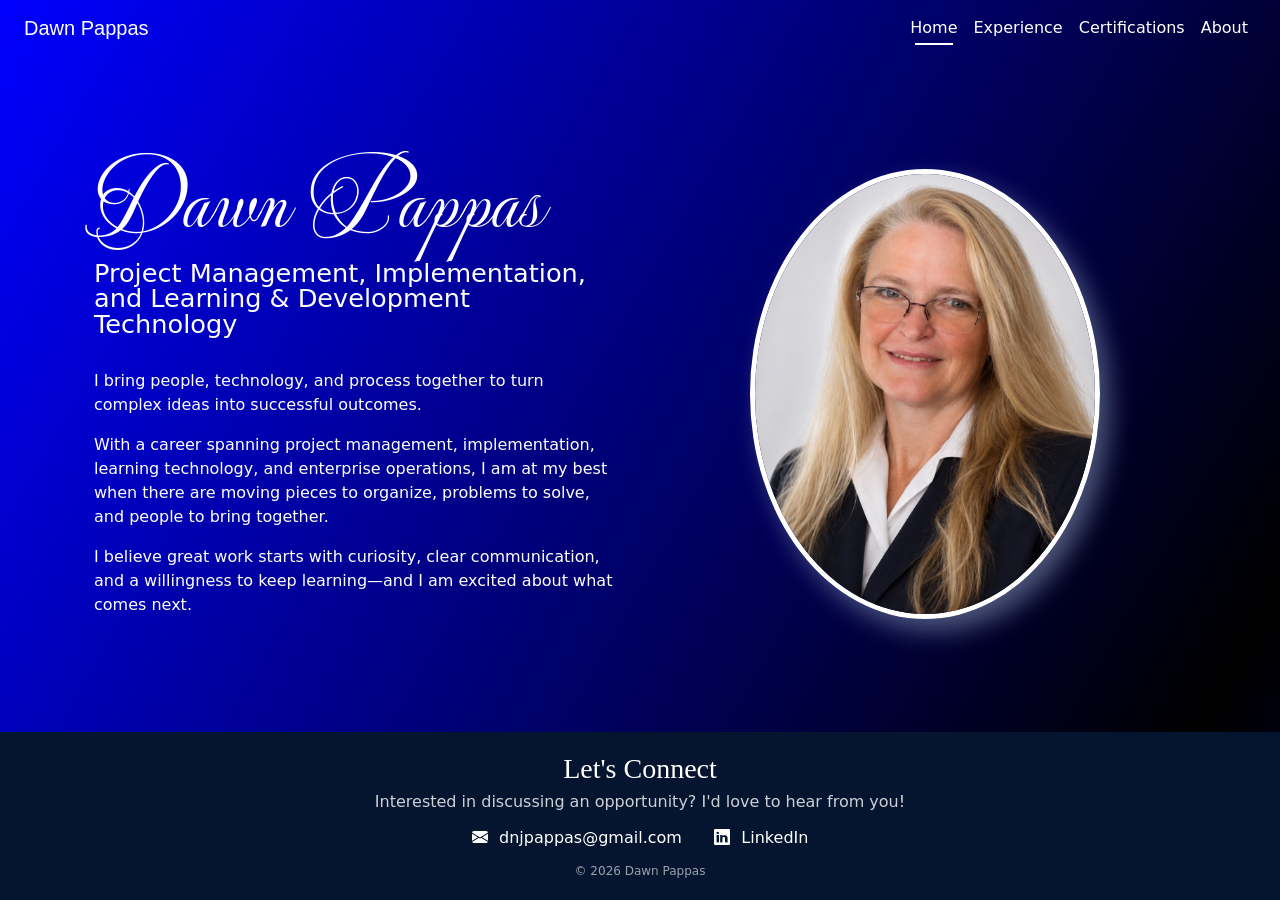
<file: index.html>
<!DOCTYPE html>
<html lang="en">

<head>
    <meta charset="UTF-8">
    <meta name="viewport" content="width=device-width, initial-scale=1.0">

    <title>Dawn Pappas</title>

    <!-- Google Font -->
    <link rel="preconnect" href="https://fonts.googleapis.com">
    <link rel="preconnect" href="https://fonts.gstatic.com" crossorigin>
    <link href="https://fonts.googleapis.com/css2?family=Mea+Culpa&display=swap" rel="stylesheet">

    <!-- Bootstrap -->
    <link
        href="https://cdn.jsdelivr.net/npm/bootstrap@5.3.0-alpha3/dist/css/bootstrap.min.css"
        rel="stylesheet"
        integrity="sha384-KK94CHFLLe+nY2dmCWGMq91rCGa5gtU4mk92HdvYe+M/SXH301p5ILy+dN9+nJOZ"
        crossorigin="anonymous">

    <!-- Bootstrap Icons -->
    <link
        rel="stylesheet"
        href="https://cdn.jsdelivr.net/npm/bootstrap-icons@1.11.3/font/bootstrap-icons.min.css">

    <!-- Custom CSS -->
    <link rel="stylesheet" href="./style.css">
</head>


<body>

    <section
        id="background"
        class="gradient-background min-vh-100 d-flex flex-column">

        <!-- NAVIGATION -->
        <section id="navbar">
            <nav class="navbar navbar-expand-lg navbar-dark">
                <div class="container-fluid px-4">
                    
                  <!-- Name / Brand -->
                    <a href="./index.html" class="navbar-brand navname">Dawn Pappas</a>

                    <!-- Hamburger Button -->
                    <button
                        class="navbar-toggler"
                        type="button"
                        data-bs-toggle="collapse"
                        data-bs-target="#mainNavbar"
                        aria-controls="mainNavbar"
                        aria-expanded="false"
                        aria-label="Toggle navigation">

                        <span class="navbar-toggler-icon"></span>

                    </button>

                    <!-- Navigation Links -->
                    <div
                        class="collapse navbar-collapse justify-content-end"
                        id="mainNavbar">
                        <ul class="navbar-nav">
                            <li class="nav-item"><a href="./index.html" class="nav-link active">Home</a></li>
                            <li class="nav-item"><a href="./experience.html" class="nav-link">Experience</a></li>
                            <li class="nav-item"><a href="./certs.html" class="nav-link">Certifications</a></li>
                            <li class="nav-item"><a href="./about.html" class="nav-link">About</a></li>
                        </ul>
                    </div>
                </div>
            </nav>
        </section>

        <!-- HERO -->
        <section class="myhero text-white flex-grow-1 d-flex align-items-center">
            <div class="container col-xxl-8 px-4 py-3">
                <div class="row flex-lg-row-reverse align-items-center g-5">

                    <!-- Headshot -->
                    <div class="col-10 col-sm-8 col-lg-6">
                        <img src="./Images/headshot.jpg" class="headshot d-block mx-lg-auto img-fluid" alt="Dawn Pappas"width="500" height="500" loading="lazy">
                    </div>

                    <!-- Introduction -->
                    <div class="col-lg-6">
                        <h1 class="name lh-1 mb-3">Dawn Pappas</h1>
                        <h2 class="mytitle lh-1 mb-3 pb-3">Project Management, Implementation, and Learning &amp; Development Technology</h2>
                        <p class="myblurb">
                            I bring people, technology, and process together
                            to turn complex ideas into successful outcomes.
                        </p>
                        <p class="myblurb">
                            With a career spanning project management,
                            implementation, learning technology, and enterprise
                            operations, I am at my best when there are moving
                            pieces to organize, problems to solve, and people
                            to bring together.
                        </p>
                        <p class="myblurb">
                            I believe great work starts with curiosity,
                            clear communication, and a willingness to keep
                            learning—and I am excited about what comes next.
                        </p>
                    </div>
                </div>
            </div>
        </section>


        <!-- FOOTER -->
        <footer class="site-footer">
            <div class="container text-center py-2">
                <h3 class="footer-name">Let's Connect</h3>
                <p class="footer-text">
                    Interested in discussing an opportunity?
                    I'd love to hear from you!
                </p>
                <div class="footer-links">
                    <a href="mailto:dnjpappas@gmail.com">
                        <i class="bi bi-envelope-fill"></i>
                        dnjpappas@gmail.com
                    </a>
                    <a href="https://www.linkedin.com/in/dawn-pappas" target="_blank" rel="noopener noreferrer">
                        <i class="bi bi-linkedin"></i>
                        LinkedIn
                    </a>
                </div>
                <p class="footer-copyright">&copy; 2026 Dawn Pappas</p>
            </div>
        </footer>

    </section>


    <!-- Bootstrap JavaScript -->
    <script
        src="https://cdn.jsdelivr.net/npm/bootstrap@5.3.0-alpha3/dist/js/bootstrap.bundle.min.js">
    </script>

</body>

</html>
</file>
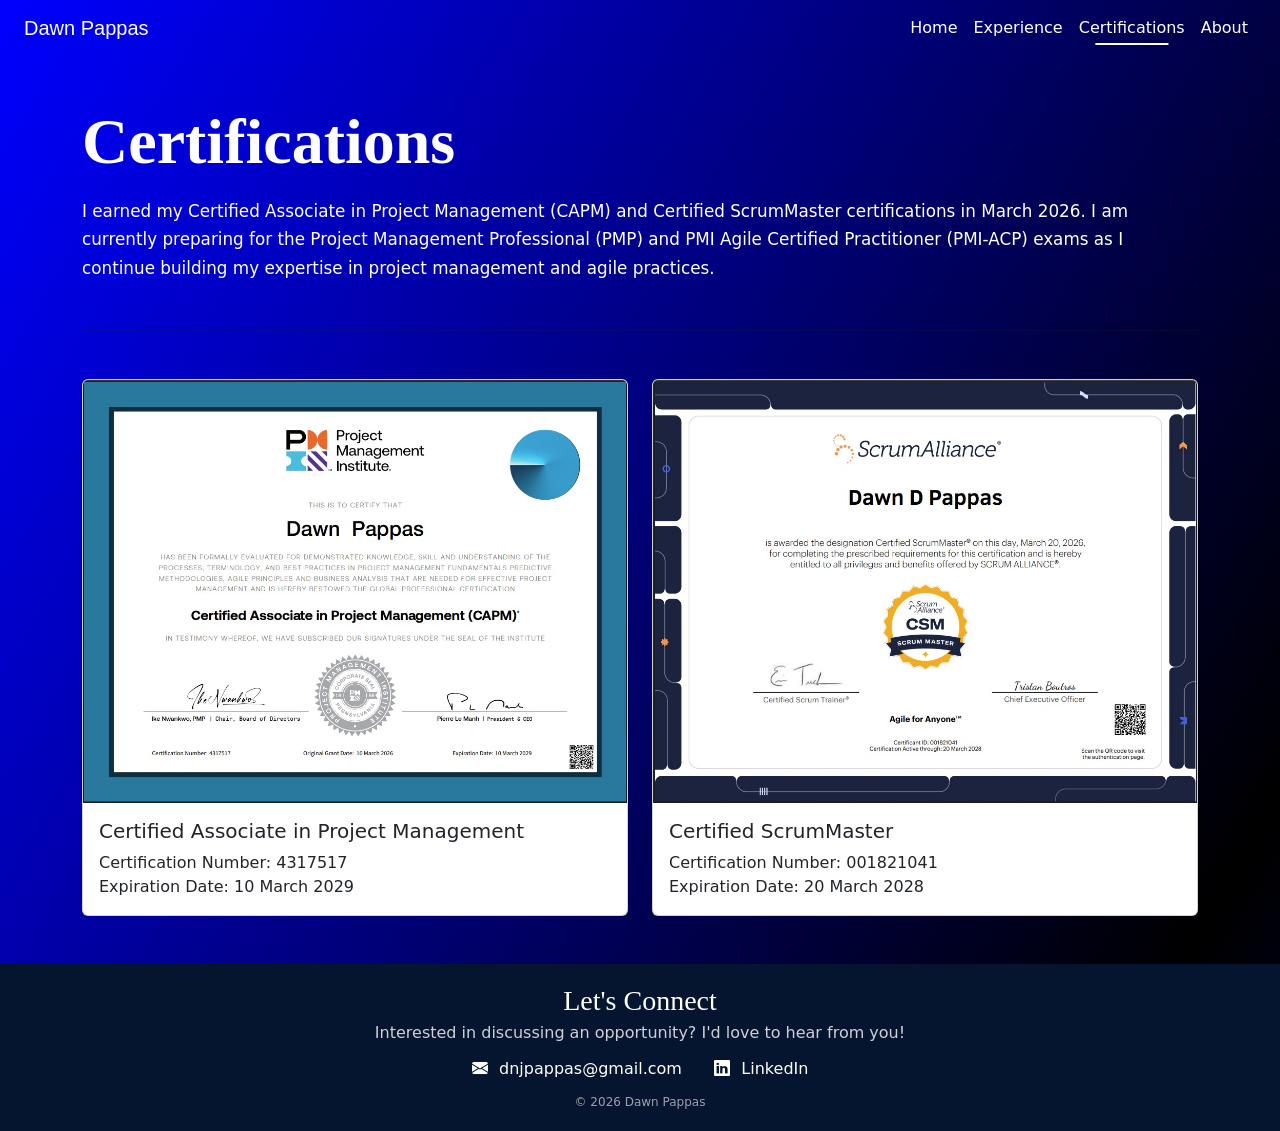
<file: certs.html>
<!DOCTYPE html>
<html lang="en">

<head>
    <meta charset="UTF-8">
    <meta name="viewport" content="width=device-width, initial-scale=1.0">

    <title>Dawn Pappas - Certifications</title>

    <!-- Google Font -->
    <link rel="preconnect" href="https://fonts.googleapis.com">
    <link rel="preconnect" href="https://fonts.gstatic.com" crossorigin>
    <link
        href="https://fonts.googleapis.com/css2?family=Mea+Culpa&display=swap"
        rel="stylesheet">

    <!-- Bootstrap -->
    <link
        href="https://cdn.jsdelivr.net/npm/bootstrap@5.3.0-alpha3/dist/css/bootstrap.min.css"
        rel="stylesheet"
        integrity="sha384-KK94CHFLLe+nY2dmCWGMq91rCGa5gtU4mk92HdvYe+M/SXH301p5ILy+dN9+nJOZ"
        crossorigin="anonymous">

    <!-- Bootstrap Icons -->
    <link
        rel="stylesheet"
        href="https://cdn.jsdelivr.net/npm/bootstrap-icons@1.11.3/font/bootstrap-icons.min.css">

    <!-- Custom CSS -->
    <link rel="stylesheet" href="./style.css">
</head>


<body>

    <section id="background" class="gradient-background min-vh-100 d-flex flex-column">

        <!-- NAVIGATION -->
        <section id="navbar">
            <nav class="navbar navbar-expand-lg navbar-dark">
                <div class="container-fluid px-4">

                    <!-- Name / Brand -->
                    <a href="./index.html" class="navbar-brand navname">Dawn Pappas</a>

                    <!-- Hamburger Button -->
                    <button
                        class="navbar-toggler"
                        type="button"
                        data-bs-toggle="collapse"
                        data-bs-target="#mainNavbar"
                        aria-controls="mainNavbar"
                        aria-expanded="false"
                        aria-label="Toggle navigation">

                        <span class="navbar-toggler-icon"></span>

                    </button>

                    <!-- Navigation Links -->
                    <div class="collapse navbar-collapse justify-content-end" id="mainNavbar">
                        <ul class="navbar-nav">
                            <li class="nav-item"><a href="./index.html" class="nav-link">Home</a></li>
                            <li class="nav-item"><a href="./experience.html" class="nav-link">Experience</a></li>
                            <li class="nav-item"><a href="./certs.html" class="nav-link active">Certifications</a></li>
                            <li class="nav-item"><a href="./about.html" class="nav-link">About</a></li>
                        </ul>
                    </div>
                </div>
            </nav>
        </section>

        <!-- MAIN CONTENT -->
        <main class="container py-5 flex-grow-1">
            <h1 class="about-title text-white">Certifications</h1>
            <p class="about-paragraph text-white">
                I earned my Certified Associate in Project Management (CAPM) and Certified 
                ScrumMaster certifications in March 2026. I am currently preparing for the 
                Project Management Professional (PMP) and PMI Agile Certified Practitioner 
                (PMI-ACP) exams as I continue building my expertise in project management and agile practices.
            </p>
            <hr class="my-5">

            <!-- CERTIFICATION CARDS -->
            <div class="row g-4">

                <!-- CAPM -->
                <div class="col-12 col-lg-6">
                    <div class="card h-100">
                        <img src="./Images/CAPM-Cert.jpg" class="card-img-top" alt="Certified Associate in Project Management certificate">
                        <div class="card-body">
                            <h5 class="card-title">Certified Associate in Project Management</h5>
                            <p class="card-text">
                                Certification Number: 4317517<br>
                                Expiration Date: 10 March 2029
                            </p>
                        </div>
                    </div>
                </div>

                <!-- CSM -->
                <div class="col-12 col-lg-6">
                    <div class="card h-100">
                        <img src="./Images/CSM-Cert.jpg" class="card-img-top" alt="Certified ScrumMaster certificate">
                        <div class="card-body">
                            <h5 class="card-title">Certified ScrumMaster</h5>
                            <p class="card-text">
                                Certification Number: 001821041<br>
                                Expiration Date: 20 March 2028
                            </p>
                        </div>
                    </div>
                </div>
            </div>
        </main>

        <!-- FOOTER -->
        <footer class="site-footer">
            <div class="container text-center py-2">
                <h3 class="footer-name">Let's Connect</h3>
                <p class="footer-text">
                    Interested in discussing an opportunity?
                    I'd love to hear from you!
                </p>
                <div class="footer-links">
                    <a href="mailto:dnjpappas@gmail.com">
                        <i class="bi bi-envelope-fill"></i>
                        dnjpappas@gmail.com
                    </a>
                    <a href="https://www.linkedin.com/in/dawn-pappas" target="_blank" rel="noopener noreferrer">
                        <i class="bi bi-linkedin"></i>
                        LinkedIn
                    </a>
                </div>
                <p class="footer-copyright">&copy; 2026 Dawn Pappas</p>
            </div>
        </footer>

    </section>


    <!-- Bootstrap JavaScript -->
    <script
        src="https://cdn.jsdelivr.net/npm/bootstrap@5.3.0-alpha3/dist/js/bootstrap.bundle.min.js">
    </script>

</body>

</html>
</file>
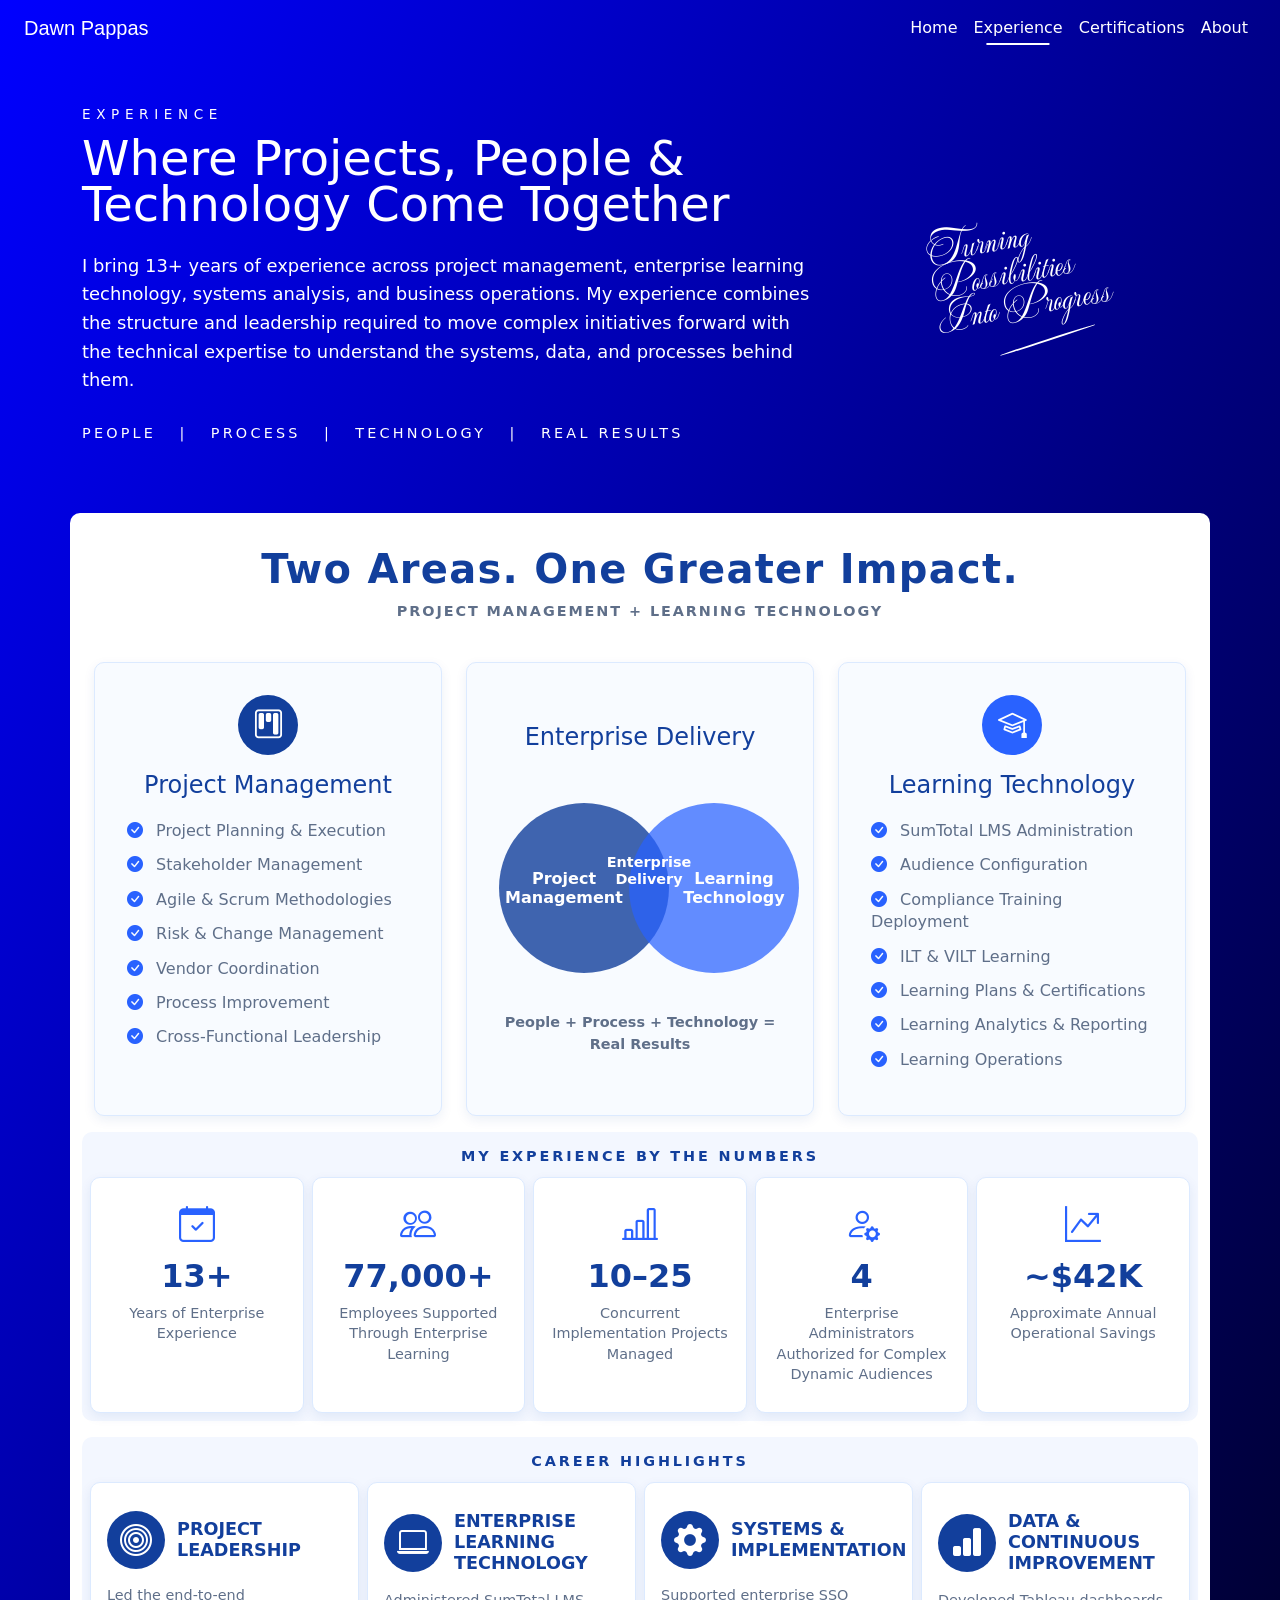
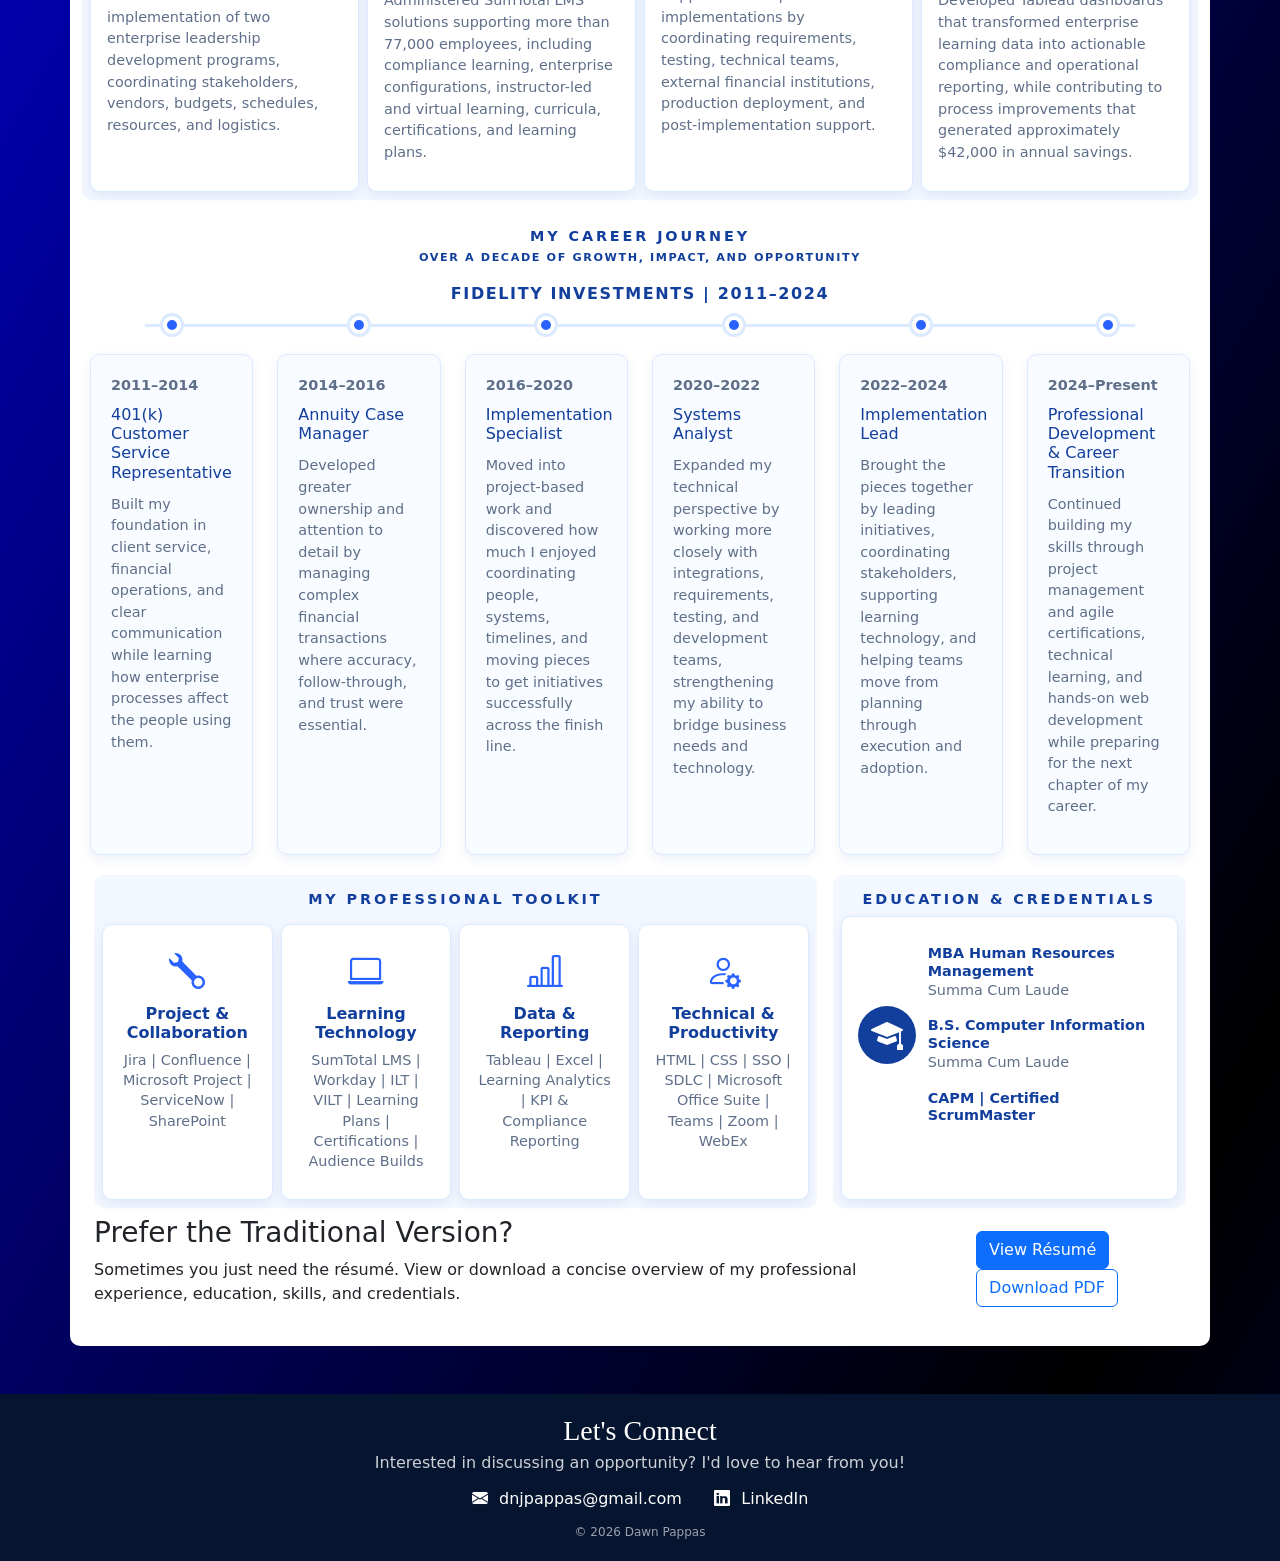
<file: experience.html>
<!DOCTYPE html>
<html lang="en">

<head>
  <meta charset="UTF-8">
  <meta name="viewport" content="width=device-width, initial-scale=1.0">

  <title>Dawn Pappas - Experience</title>

  <!-- Google Font -->
  <link rel="preconnect" href="https://fonts.googleapis.com">
  <link rel="preconnect" href="https://fonts.gstatic.com" crossorigin>
  <link href="https://fonts.googleapis.com/css2?family=My+Soul&display=swap" rel="stylesheet">
  <link href="https://fonts.googleapis.com/css2?family=Mea+Culpa&display=swap"
      rel="stylesheet">
  <!-- Bootstrap -->
  <link href="https://cdn.jsdelivr.net/npm/bootstrap@5.3.0-alpha3/dist/css/bootstrap.min.css" rel="stylesheet"
    integrity="sha384-KK94CHFLLe+nY2dmCWGMq91rCGa5gtU4mk92HdvYe+M/SXH301p5ILy+dN9+nJOZ"
    crossorigin="anonymous">
    <link rel="stylesheet"
      href="https://cdn.jsdelivr.net/npm/bootstrap-icons@1.11.3/font/bootstrap-icons.min.css">

  <!-- CSS -->
  <link rel="stylesheet" href="./style.css">
</head>

<body>

  <section id="background" class="gradient-background min-vh-100">

    <!-- NAVIGATION -->
    <section id="navbar">
      <nav class="navbar navbar-expand-lg navbar-dark">
        <div class="container-fluid px-4">

          <!-- Name / Brand -->
            <a href="./index.html" class="navbar-brand navname">Dawn Pappas</a>

          <!-- Hamburger Button -->
          <button
            class="navbar-toggler"
            type="button"
            data-bs-toggle="collapse"
            data-bs-target="#mainNavbar"
            aria-controls="mainNavbar"
            aria-expanded="false"
            aria-label="Toggle navigation">

            <span class="navbar-toggler-icon"></span>
          </button>

          <!-- Navigation Links -->
          <div class="collapse navbar-collapse justify-content-end" id="mainNavbar">
            <ul class="navbar-nav">
              <li class="nav-item"><a href="./index.html" class="nav-link">Home</a></li>
              <li class="nav-item"><a href="./experience.html" class="nav-link active">Experience</a></li>
              <li class="nav-item"><a href="./certs.html" class="nav-link">Certifications</a></li>
              <li class="nav-item"><a href="./about.html" class="nav-link">About</a></li>
            </ul>
          </div>
        </div>
      </nav>
    </section>

    <!-- EXPERIENCE HERO -->
    <section class="experience-hero pb-1 text-white">
  <div class="container py-5">
    <div class="row align-items-center">

      <!-- LEFT SIDE -->
      <div class="col-lg-8">
        <p class="experience-eyebrow">EXPERIENCE</p>
        <h1 class="experience-title">Where Projects, People &amp;<br>
          Technology Come Together</h1>
        <p class="experience-intro">
          I bring 13+ years of experience across project management,
          enterprise learning technology, systems analysis, and business
          operations. My experience combines the structure and leadership
          required to move complex initiatives forward with the technical
          expertise to understand the systems, data, and processes behind them.
        </p>
        <p class="experience-tagline">People &nbsp; | &nbsp; Process &nbsp; | &nbsp; Technology &nbsp; | &nbsp; Real Results</p>
      </div>

      <!-- RIGHT SIDE -->
      <div class="col-lg-4 d-flex justify-content-center">
        <div class="experience-quote">
          <span>Turning</span>
          <span>Possibilities</span>
          <span>Into Progress</span>
          <div class="quote-line"></div>
        </div>
      </div>

    </div>
  </div>
</section>

<!-- WHITE EXPERIENCE CONTENT -->
<section class="experience-content">
  <div class="container experience-main py-4 mb-5">

     <!-- TWO AREAS. ONE GREATER IMPACT -->
<section class="experience-pillars">
  <div class="container text-center mb-2 py-2">
    <h2 class="pillar-section-title">Two Areas. One Greater Impact.</h2>
    <p class="pillar-subtitle">PROJECT MANAGEMENT + LEARNING TECHNOLOGY</p>
    
    <div class="row g-4 mt-3 row-cols-1 row-cols-lg-3">

      <!-- PROJECT MANAGEMENT -->
      <div class="col">
        <div class="pillar-card h-100">

          <div class="pillar-icon project-icon">
            <i class="bi bi-kanban"></i>
          </div>

          <h3>Project Management</h3>

          <ul class="pillar-list">
            <li><i class="bi bi-check-circle-fill"></i> Project Planning &amp; Execution</li>
            <li><i class="bi bi-check-circle-fill"></i> Stakeholder Management</li>
            <li><i class="bi bi-check-circle-fill"></i> Agile &amp; Scrum Methodologies</li>
            <li><i class="bi bi-check-circle-fill"></i> Risk &amp; Change Management</li>
            <li><i class="bi bi-check-circle-fill"></i> Vendor Coordination</li>
            <li><i class="bi bi-check-circle-fill"></i> Process Improvement</li>
            <li><i class="bi bi-check-circle-fill"></i> Cross-Functional Leadership</li>
          </ul>

        </div>
      </div>


      <!-- ENTERPRISE DELIVERY / VENN -->
      <div class="col">
        <div class="pillar-card venn-card h-100">
          <h3>Enterprise Delivery</h3>
          <div class="venn-diagram">
            <div class="venn-circle venn-left">
              <span class="venn-left-label">Project<br>Management</span>
            </div>
            <div class="venn-circle venn-right">
              <span class="venn-right-label">Learning<br>Technology</span>
            </div>
            <div class="venn-center-text">
              Enterprise<br>Delivery
            </div>
          </div>
          <p class="venn-caption">People + Process + Technology = Real Results</p>
        </div>
      </div>


      <!-- LEARNING TECHNOLOGY -->
      <div class="col">
        <div class="pillar-card h-100">
          <div class="pillar-icon learning-icon">
            <i class="bi bi-mortarboard"></i>
          </div>
          <h3>Learning Technology</h3>
          <ul class="pillar-list">
            <li><i class="bi bi-check-circle-fill"></i> SumTotal LMS Administration</li>
            <li><i class="bi bi-check-circle-fill"></i> Audience Configuration</li>
            <li><i class="bi bi-check-circle-fill"></i> Compliance Training Deployment</li>
            <li><i class="bi bi-check-circle-fill"></i> ILT &amp; VILT Learning</li>
            <li><i class="bi bi-check-circle-fill"></i> Learning Plans &amp; Certifications</li>
            <li><i class="bi bi-check-circle-fill"></i> Learning Analytics &amp; Reporting</li>
            <li><i class="bi bi-check-circle-fill"></i> Learning Operations</li>
          </ul>
        </div>
      </div>
    </div>
  </div>
</section>
      
      <!-- Experience by the Numbers -->
<section class="experience-features">
  <div class="numbers-container mb-3 px-2 py-2">
    <h5 class="experience-section-title text-center mb-1 pt-2">MY EXPERIENCE BY THE NUMBERS</h5>
    <div class="row g-2 mt-1 row-cols-1 row-cols-sm-2 row-cols-lg-5">

      <!-- 13+ YEARS -->
      <div class="col">
        <div class="number-card text-center h-100">
          <div class="number-icon">
            <i class="bi bi-calendar-check"></i>
          </div>
          <h3 class="number-value">13+</h3>
          <p class="number-label">Years of Enterprise Experience</p>
        </div>
      </div>

      <!-- 77,000+ EMPLOYEES -->
      <div class="col">
        <div class="number-card text-center h-100">
          <div class="number-icon">
            <i class="bi bi-people"></i>
          </div>
          <h3 class="number-value">77,000+</h3>
          <p class="number-label">Employees Supported Through Enterprise Learning</p>
        </div>
      </div>

      <!-- 10-25 PROJECTS -->
      <div class="col">
        <div class="number-card text-center h-100">
          <div class="number-icon">
            <i class="bi bi-bar-chart-line"></i>
          </div>
          <h3 class="number-value">10–25</h3>
          <p class="number-label">Concurrent Implementation Projects Managed</p>
        </div>
      </div>

      <!-- 4 ENTERPRISE ADMINS -->
      <div class="col">
        <div class="number-card text-center h-100">
          <div class="number-icon">
            <i class="bi bi-person-gear"></i>
          </div>
          <h3 class="number-value">4</h3>
          <p class="number-label">Enterprise Administrators Authorized for Complex Dynamic Audiences</p>
        </div>
      </div>

      <!-- $42K SAVINGS -->
      <div class="col">
        <div class="number-card text-center h-100">
          <div class="number-icon">
            <i class="bi bi-graph-up-arrow"></i>
          </div>
          <h3 class="number-value">~$42K</h3>
          <p class="number-label">Approximate Annual Operational Savings</p>
        </div>
      </div>

    </div>
  </div>
</section>
      
<!-- Career Highlights -->
<section class="career-highlights">
  <div class="highlights-container mb-3 px-2 py-2">
    <h5 class="highlights-section-title text-center mb-1 pt-2">CAREER HIGHLIGHTS</h5>
    <div class="row g-2 mt-1 row-cols-1 row-cols-sm-2 row-cols-lg-4">

      <!-- PROJECT LEADERSHIP -->
      <div class="col"> 
        <div class="highlights-card h-100">
          <div class="highlights-card-header">
            <div class="highlights-icon-circle">
                <i class="bi bi-bullseye"></i>
            </div>
            <h5 class="highlights-value">PROJECT LEADERSHIP</h5>
          </div>
            <p class="highlights-label">
                Led the end-to-end implementation of two enterprise leadership
                development programs, coordinating stakeholders, vendors, budgets,
                schedules, resources, and logistics.
            </p>
        </div>
      </div>

      <!-- ENTERPRISE LEARNING TECHNOLOGY -->
      <div class="col">
        <div class="highlights-card h-100">
          <div class="highlights-card-header">
            <div class="highlights-icon-circle">
              <i class="bi bi-laptop"></i>
            </div>
            <h5 class="highlights-value">ENTERPRISE LEARNING TECHNOLOGY</h5>
          </div>
            <p class="highlights-label">Administered SumTotal LMS solutions supporting more than 77,000 employees, 
              including compliance learning, enterprise configurations, instructor-led and virtual learning, 
              curricula, certifications, and learning plans.</p>
        </div>
      </div>

      <!-- SYSTEMS & IMPLEMENTATION -->
      <div class="col">
        <div class="highlights-card h-100">
          <div class="highlights-card-header">
            <div class="highlights-icon-circle">
              <i class="bi bi-gear-fill"></i>
            </div>
            <h5 class="highlights-value">SYSTEMS & IMPLEMENTATION</h5>
          </div>
          <p class="highlights-label">Supported enterprise SSO implementations by coordinating requirements, 
            testing, technical teams, external financial institutions, production deployment, and 
            post-implementation support.</p>
        </div>
      </div>

      <!-- DATA & CONTINUOUS IMPROVEMENT -->
      <div class="col">
        <div class="highlights-card h-100">
          <div class="highlights-card-header">
            <div class="highlights-icon-circle">
              <i class="bi bi-bar-chart-fill"></i>
            </div>
            <h5 class="highlights-value">DATA & CONTINUOUS IMPROVEMENT</h5>
          </div>
          <p class="highlights-label">Developed Tableau dashboards that transformed enterprise learning data into actionable compliance 
            and operational reporting, while contributing to process improvements that generated approximately 
            $42,000 in annual savings.</p>
        </div>
      </div>

      
    </div>
  </div>
</section>

<!-- Career Journey -->
<section class="career-journey">
  <div class="journey-container mb-3 px-2 py-1">
    <h5 class="career-section-title text-center mb-1 pt-2">MY CAREER JOURNEY</h5>
    <P class="journey-subtitle text-center">OVER A DECADE OF GROWTH, IMPACT, AND OPPORTUNITY</P>
      <div class="career-employer text-center">
          FIDELITY INVESTMENTS | 2011–2024
      </div>
        <div class="timeline">
          
            <div class="timeline-item">
                <div class="timeline-dot"></div>
                <div class="timeline-content">
                  <p class="timeline-date">2011–2014</p>
                    <h5>401(k) Customer Service Representative</h5>
                  <p>
                      Built my foundation in client service, financial operations, and clear communication 
                      while learning how enterprise processes affect the people using them.
                  </p>
                </div>
            </div>

            <div class="timeline-item">
                <div class="timeline-dot"></div>
                <div class="timeline-content">
                    <p class="timeline-date">2014–2016</p>
                    <h5>Annuity Case Manager</h5>
                    <p>
                        Developed greater ownership and attention to detail by managing complex financial 
                        transactions where accuracy, follow-through, and trust were essential.
                    </p>
                </div>
            </div>

            <div class="timeline-item">
                <div class="timeline-dot"></div>
                <div class="timeline-content">
                    <p class="timeline-date">2016–2020</p>
                    <h5>Implementation Specialist</h5>
                    <p>
                        Moved into project-based work and discovered how much I enjoyed coordinating people, 
                        systems, timelines, and moving pieces to get initiatives successfully across the finish line.
                    </p>
                </div>
            </div>

            <div class="timeline-item">
                <div class="timeline-dot"></div>
                <div class="timeline-content">
                    <p class="timeline-date">2020–2022</p>
                    <h5>Systems Analyst</h5>
                    <p>
                        Expanded my technical perspective by working more closely with integrations, requirements, 
                        testing, and development teams, strengthening my ability to bridge business needs and technology.
                    </p>
                </div>
            </div>

            <div class="timeline-item">
                <div class="timeline-dot"></div>
                <div class="timeline-content">
                    <p class="timeline-date">2022–2024</p>
                    <h5>Implementation Lead</h5>
                    <p>
                        Brought the pieces together by leading initiatives, coordinating stakeholders, supporting learning 
                        technology, and helping teams move from planning through execution and adoption.
                    </p>
                </div>
            </div>

            <div class="timeline-item">
                <div class="timeline-dot"></div>
                <div class="timeline-content">
                    <p class="timeline-date">2024–Present</p>
                    <h5>Professional Development & Career Transition</h5>
                    <p>
                        Continued building my skills through project management and agile certifications, technical learning, 
                        and hands-on web development while preparing for the next chapter of my career.
                    </p>
                </div>
            </div>
        </div>
  </div>
</section>



<!-- Toolkit & Credentials Section -->
<section class="toolkit-credentials">
    <div class="container">
        <div class="row g-3">

            <!-- Professional Toolkit -->
            <div class="col-12 col-lg-8">
                <div class="toolkit-container h-100 px-2 py-2">
                    <h5 class="toolkit-section-title text-center mb-1 pt-2">MY PROFESSIONAL TOOLKIT</h5>
                    <div class="row g-2 mt-1 row-cols-1 row-cols-sm-2 row-cols-lg-4 toolkit-row">

                        <!-- Project & Collaboration -->
                        <div class="col">
                            <div class="toolkit-card text-center h-100">
                                <div class="toolkit-icon">
                                    <i class="bi bi-wrench"></i>
                                </div>
                                <h5 class="toolkit-value">Project & Collaboration</h5>
                                <p class="toolkit-label">
                                    Jira | Confluence | Microsoft Project |
                                    ServiceNow | SharePoint
                                </p>
                            </div>
                        </div>

                        <!-- Learning Technology -->
                        <div class="col">
                            <div class="toolkit-card text-center h-100">
                                <div class="toolkit-icon">
                                    <i class="bi bi-laptop"></i>
                                </div>
                                <h5 class="toolkit-value">Learning Technology</h5>
                                <p class="toolkit-label">
                                    SumTotal LMS | Workday | ILT | VILT |
                                    Learning Plans | Certifications |
                                    Audience Builds
                                </p>
                            </div>
                        </div>

                        <!-- Data & Reporting -->
                        <div class="col">
                            <div class="toolkit-card text-center h-100">
                                <div class="toolkit-icon">
                                    <i class="bi bi-bar-chart-line"></i>
                                </div>
                                <h5 class="toolkit-value">Data & Reporting</h5>
                                <p class="toolkit-label">
                                    Tableau | Excel | Learning Analytics |
                                    KPI & Compliance Reporting
                                </p>
                            </div>
                        </div>

                        <!-- Technical & Productivity -->
                        <div class="col">
                            <div class="toolkit-card text-center h-100">
                                <div class="toolkit-icon">
                                    <i class="bi bi-person-gear"></i>
                                </div>
                                <h5 class="toolkit-value">Technical & Productivity</h5>
                                <p class="toolkit-label">
                                    HTML | CSS | SSO | SDLC |
                                    Microsoft Office Suite | Teams |
                                    Zoom | WebEx
                                </p>
                            </div>
                        </div>
                    </div>
                </div>
            </div>

            <!-- Education & Credentials -->
            <div class="col-12 col-lg-4">
                <div class="education-container h-100 px-2 py-2">
                    <h5 class="education-section-title text-center mb-1 pt-2">EDUCATION & CREDENTIALS</h5>
                    <div class="education-card mt-1">
                        <div class="education-card-header">

                            <!-- Icon -->
                            <div class="education-icon-circle">
                                <i class="bi bi-mortarboard-fill"></i>
                            </div>

                            <!-- Education Text -->
                            <div class="education-details">
                                <h5 class="education-value">MBA Human Resources Management</h5>
                                <p class="education-label">Summa Cum Laude</p>
                                <h5 class="education-value">B.S. Computer Information Science</h5>
                                <p class="education-label">Summa Cum Laude</p>
                                <h5 class="education-value">CAPM | Certified ScrumMaster</h5>
                            </div>
                        </div>
                    </div>
                </div>
            </div>
        </div>

    </div>
</section>
      <!-- Resume CTA -->
<section class="resume-cta">
    <div class="container mt-2">
        <div class="resume-cta-content">
            <div class="resume-text">
                <h3>Prefer the Traditional Version?</h3>
                <p>
                    Sometimes you just need the résumé. View or download a concise
                    overview of my professional experience, education, skills,
                    and credentials.
                </p>
            </div>
            <div class="resume-buttons">
                <a href="./Documents/PappasDawnResume.pdf"
                   class="btn btn-primary"
                   target="_blank">
                    View Résumé
                </a>
                <a href="./Documents/PappasDawnResume.pdf"
                   class="btn btn-outline-primary"
                   download>
                    Download PDF
                </a>
            </div>
        </div>
    </div>
</section>





<!-- closing the white space -->
  </div>
</section>
 <!-- FOOTER -->
        <footer class="site-footer">
            <div class="container text-center py-2">
                <h3 class="footer-name">Let's Connect</h3>
                <p class="footer-text">
                    Interested in discussing an opportunity?
                    I'd love to hear from you!
                </p>
                <div class="footer-links">
                    <a href="mailto:dnjpappas@gmail.com">
                        <i class="bi bi-envelope-fill"></i>
                        dnjpappas@gmail.com
                    </a>
                    <a href="https://www.linkedin.com/in/dawn-pappas" target="_blank" rel="noopener noreferrer">
                        <i class="bi bi-linkedin"></i>
                        LinkedIn
                    </a>
                </div>
                <p class="footer-copyright">&copy; 2026 Dawn Pappas</p>
            </div>
        </footer>
    
</section>

<script
  src="https://cdn.jsdelivr.net/npm/bootstrap@5.3.0-alpha3/dist/js/bootstrap.bundle.min.js">
</script>

</body>

</html>
</file>
<file: style.css>
/* =========================================================
   GLOBAL BACKGROUND
   ========================================================= */

.gradient-background {
    background: linear-gradient(300deg, blue, black, blue);
    background-size: 180% 180%;
    animation: gradient-animation 18s ease infinite;
}

@keyframes gradient-animation {
    0% {
        background-position: 0% 50%;
    }

    50% {
        background-position: 100% 50%;
    }

    100% {
        background-position: 0% 50%;
    }
}


/* =========================================================
   HOME PAGE
   ========================================================= */

.name {
    font-family: "Mea Culpa", cursive;
    font-weight: 400;
    color: white;
    font-size: clamp(4rem, 7vw, 7rem);
}

.mytitle {
    font-size: clamp(1rem, 2vw, 2rem);
    font-weight: 200;
}

.headshot {
    width: min(100%, 350px);
    aspect-ratio: 7 / 9;
    object-fit: cover;
    border-radius: 50%;
    border: 5px solid white;
    box-shadow: 10px 12px 25px rgba(150, 170, 200, 0.5);
}


/* =========================================================
   NAVIGATION
   ========================================================= */

.navname {
    color: white;
    font-family: sans-serif;
}

.navbar .nav-link {
    color: white;
    position: relative;
}

.navbar .nav-link:hover,
.navbar .nav-link.active {
    color: white;
}

.navbar .nav-link::after {
    content: "";
    position: absolute;
    left: 50%;
    bottom: 3px;

    width: 0;
    height: 2px;

    background-color: currentColor;

    transform: translateX(-50%);
    transition: width 0.2s ease;
}

/* Hovered link + current page */
.navbar .nav-link:hover::after,
.navbar .nav-link.active::after {
    width: 60%;
}


/* MOBILE NAVIGATION */

@media (max-width: 991.98px) {

    .navbar .navbar-nav {
        align-items: flex-end;
    }

    .navbar .navbar-nav .nav-link {
        display: inline-block;
    }
}


/* =========================================================
   FOOTER
   ========================================================= */

.site-footer {
    background-color: #06152f;
    color: white;
    padding: 0.75rem 0;
}

.footer-name {
    font-family: "Times New Roman", Times, serif;
    font-size: 1.75rem;
    margin-bottom: 0.25rem;
}

.footer-text {
    color: rgba(255, 255, 255, 0.8);
    margin-bottom: 0.75rem;
}

.footer-links {
    display: flex;
    justify-content: center;
    gap: 2rem;
    flex-wrap: wrap;
}

.footer-links a {
    color: white;
    text-decoration: none;
    transition: opacity 0.2s ease;
}

.footer-links a:hover {
    opacity: 0.7;
}

.footer-links i {
    margin-right: 0.4rem;
}

.footer-copyright {
    color: rgba(255, 255, 255, 0.6);
    font-size: 0.75rem;
    margin-top: 0.75rem;
    margin-bottom: 0;
}


/* =========================================================
   EXPERIENCE PAGE — HERO
   ========================================================= */

.learning-card {
    background-color: #dceaff;
}

.experience-hero {
    padding-bottom: 3rem;
}

.experience-eyebrow {
    font-size: 0.85rem;
    letter-spacing: 0.35rem;
    margin-bottom: 0.75rem;
}

.experience-title {
    font-size: clamp(2.75rem, 4vw, 3rem);
    line-height: 0.95;
    font-weight: 400;
    max-width: 1000px;
}

.experience-intro {
    font-size: clamp(1rem, 1.4vw, 1.2rem);
    max-width: 800px;
    margin-top: 1.5rem;
    line-height: 1.6;
}

.experience-tagline {
    margin-top: 1.75rem;
    font-size: 0.9rem;
    letter-spacing: 0.2rem;
    text-transform: uppercase;
}


/* HANDWRITTEN EXPERIENCE QUOTE */

.experience-quote {
    font-family: "Mea Culpa", cursive;
    color: white;
    font-size: clamp(2rem, 3vw, 4rem);
    line-height: 0.9;
    text-align: left;
    transform: rotate(-10deg);
}

.experience-quote span {
    display: block;
}

.quote-line {
    width: 100px;
    height: 2px;
    background-color: white;
    margin-top: 20px;
    margin-left: auto;
    margin-right: 20px;
    transform: rotate(-8deg);
    border-radius: 50%;
}

@media (max-width: 991.98px) {

    .experience-quote {
        margin-top: 2.5rem;
        font-size: clamp(2.5rem, 10vw, 3.5rem);
        text-align: center;
        transform: rotate(-2deg);
    }

    .quote-line {
        margin-left: auto;
        margin-right: auto;
    }
}


/* =========================================================
   LARGE WHITE EXPERIENCE AREA
   ========================================================= */

.experience-main {
    background-color: #ffffff;
    border-radius: 10px;
}


/* =========================================================
   TWO AREAS — ONE GREATER IMPACT
   ========================================================= */

.experience-pillars {
    background-color: #ffffff;
}

.pillar-section-title {
    color: #123f9c;
    /* font-family: "Times New Roman", Times, serif; */
    font-size: clamp(1.8rem, 5vw, 2.5rem);
    font-weight: 700;
    letter-spacing: 0.08rem;
    margin-bottom: 0.5rem;
}

.pillar-subtitle {
    color: #5f6f89;
    font-size: 0.9rem;
    font-weight: 600;
    letter-spacing: 0.12rem;
    margin-bottom: 0;
}


/* THREE PILLAR CARDS */

.pillar-card {
    background-color: #f8fbff;
    border: 1px solid #dceaff;
    border-radius: 10px;
    padding: 2rem;
    box-shadow: 0 4px 12px rgba(18, 63, 156, 0.08);
    text-align: center;
}

.pillar-card h3 {
    color: #123f9c;
    font-size: 1.5rem;
    margin-bottom: 1.25rem;
}


/* PILLAR ICONS */

.pillar-icon {
    width: 60px;
    height: 60px;
    border-radius: 50%;

    display: flex;
    align-items: center;
    justify-content: center;

    font-size: 1.8rem;
    margin: 0 auto 1rem;
}

.project-icon {
    background-color: #123f9c;
    color: white;
}

.learning-icon {
    background-color: #2962ff;
    color: white;
}


/* PILLAR LISTS */

.pillar-list {
    list-style: none;
    padding-left: 0;
    margin-bottom: 0;
    text-align: left;
}

.pillar-list li {
    color: #5f6f89;
    margin-bottom: 0.75rem;
    line-height: 1.4;
}

.pillar-list i {
    color: #2962ff;
    margin-right: 0.5rem;
}


/* VENN CARD */

.venn-card {
    display: flex;
    flex-direction: column;
    justify-content: center;
}


/* VENN DIAGRAM */

.venn-diagram {
    position: relative;
    width: 300px;
    height: 200px;
    margin: 1rem auto 1.5rem;
}

.venn-circle {
    position: absolute;
    top: 15px;

    width: 170px;
    height: 170px;

    display: flex;
    align-items: center;
    justify-content: center;

    border-radius: 50%;

    color: white;
    font-weight: 600;
    line-height: 1.2;
}

.venn-left {
    left: 0;
    background-color: rgba(18, 63, 156, 0.80);
}

.venn-right {
    right: 0;
    background-color: rgba(41, 98, 255, 0.72);
}

.venn-left-label {
    transform: translateX(-20px);
}

.venn-right-label {
    transform: translateX(20px);
}

.venn-center-text {
    position: absolute;
    top: 66px;
    left: 50%;
    z-index: 5;

    transform: translateX(-50%);

    color: white;
    font-size: 0.9rem;
    font-weight: 700;
    line-height: 1.2;
    text-align: center;

    pointer-events: none;
}

.venn-caption {
    color: #5f6f89;
    font-size: 0.9rem;
    font-weight: 600;
    margin-bottom: 0;
}


/* =========================================================
   EXPERIENCE BY THE NUMBERS
   ========================================================= */

.numbers-container {
    background-color: #f3f7ff;
    border-radius: 10px;
}

.experience-section-title {
    color: #123f9c;
    font-size: 0.9rem;
    font-weight: 700;
    letter-spacing: 0.18rem;
    margin-bottom: 1rem;
}


/* NUMBER CARDS */

.number-card {
    background-color: #ffffff;
    border: 1px solid #dceaff;
    border-radius: 10px;
    padding: 1.75rem 1rem;
    box-shadow: 0 4px 12px rgba(18, 63, 156, 0.08);

    display: flex;
    flex-direction: column;
    align-items: center;
    justify-content: flex-start;

    transition: transform 0.2s ease, box-shadow 0.2s ease;
}

.number-card:hover {
    transform: translateY(-4px);
    box-shadow: 0 8px 18px rgba(18, 63, 156, 0.14);
}


/* NUMBER ICON CIRCLE */

.number-icon {
    margin-bottom: 0.75rem;
}

.number-icon i {
    color: #2962ff;
    font-size: 2.25rem;
    line-height: 1;
}


/* NUMBER */

.number-card .number-value {
    color: #123f9c;
    font-size: 2rem;
    font-weight: 700;
    margin-bottom: 0.5rem;
}


/* NUMBER DESCRIPTION */

.number-card .number-label {
    color: #5f6f89;
    font-size: 0.9rem;
    line-height: 1.4;
    margin-bottom: 0;
    max-width: 180px;
}


/* =========================================================
   CAREER HIGHLIGHTS
   ========================================================= */

.highlights-container {
    background-color: #f3f7ff;
    border-radius: 10px;
}

.highlights-section-title {
    color: #123f9c;
    font-size: 0.9rem;
    font-weight: 700;
    letter-spacing: 0.18rem;
    margin-bottom: 1rem;
}



/* HIGHLIGHT CARDS */

.highlights-card {
    background-color: #ffffff;
    border: 1px solid #dceaff;
    border-radius: 10px;
    padding: 1.75rem 1rem;
    box-shadow: 0 4px 12px rgba(18, 63, 156, 0.08);

    display: flex;
    flex-direction: column;

    transition: transform 0.2s ease, box-shadow 0.2s ease;
}

.highlights-card:hover {
    transform: translateY(-4px);
    box-shadow: 0 8px 18px rgba(18, 63, 156, 0.14);
}


/* HIGHLIGHT CARD HEADER */

.highlights-card-header {
    display: flex;
    align-items: center;
    gap: 0.75rem;
    margin-bottom: 1rem;
}


/* HIGHLIGHT ICON */

.highlights-icon-circle {
    width: 58px;
    height: 58px;

    display: flex;
    align-items: center;
    justify-content: center;

    background-color: #123f9c;
    border-radius: 50%;

    flex-shrink: 0;
}

.highlights-icon-circle i {
    color: white;
    font-size: 2rem;
    line-height: 1;
}


/* HIGHLIGHT TITLE */

.highlights-card .highlights-value {
    color: #123f9c;
    font-size: 1.1rem;
    font-weight: 700;
    line-height: 1.2;
    margin-bottom: 0;
    text-align: left;
}


/* HIGHLIGHT DESCRIPTION */

.highlights-card .highlights-label {
    color: #5f6f89;
    font-size: 0.9rem;
    line-height: 1.5;
    margin-bottom: 0;
    text-align: left;
}


/* =========================================================
   CAREER JOURNEY
   ========================================================= */

.career-journey {
    background-color: #fff;
}

.career-section-title {
    color: #123f9c;
    font-size: 0.9rem;
    font-weight: 700;
    letter-spacing: 0.18rem;
   
}

.journey-subtitle {
    color:#123f9c;
    font-size: 0.7rem;
    font-weight: 700;
    letter-spacing: 0.1rem;
     margin-bottom: 1rem;   
}

.career-employer {
    color: #123f9c;
    font-size: 1rem;
    font-weight: 700;
    letter-spacing: 0.1rem; 
}


.timeline {
    position: relative;
    display: flex;
    justify-content: space-between;
    gap: 1.5rem;
    align-items: stretch;
}

.timeline::before {
    content: "";
    position: absolute;
    top: 18px;
    left: 5%;
    right: 5%;
    height: 3px;
    background-color: #dceaff;
}

.timeline-item {
    position: relative;
    flex: 1;
    /* text-align: center; */
    min-width: 0;
    display: flex;
    flex-direction: column;
}

.timeline-dot {
    width: 18px;
    height: 18px;
    margin: 10px auto 1.25rem;
    border-radius: 50%;
    background-color: #2962ff;
    border: 4px solid white;
    box-shadow: 0 0 0 3px #dceaff;
    position: relative;
    z-index: 2;
}

.timeline-content {
    background-color: #f8fbff;
    border: 1px solid #dceaff;
    border-radius: 10px;
    padding: 1.25rem;
    box-shadow: 0 4px 12px rgba(18, 63, 156, 0.08);
    flex: 1;
    display: flex;
    flex-direction: column;
}

.timeline-date {
    color: #2962ff;
    font-weight: 700;
    margin-bottom: 0.5rem;
}

.timeline-content h5 {
    color: #123f9c;
    font-size: 1rem;
    margin-bottom: 0.75rem;
}

.timeline-content p {
    color: #5f6f89;
    font-size: 0.9rem;
    line-height: 1.5;
    text-align: left;
}

/* CAREER JOURNEY MOBILE */

@media (max-width: 991.98px) {

    .timeline {
        display: block;
        padding-left: 1.5rem;
    }

    .timeline::before {
        top: 0;
        bottom: 0;
        left: 9px;
        width: 3px;
        height: auto;
        right: auto;
    }

    .timeline-item {
        display: flex;
        text-align: left;
        margin-bottom: 1.5rem;
        
    }

    .timeline-dot {
        flex-shrink: 0;
        margin: 0 1.25rem 0 -1.5rem;
    }

    .timeline-content {
        width: 100%;
    }
}

/* =========================================================
   TOOLKIT & CREDENTIALS
   ========================================================= */

.toolkit-container {
    background-color: #f3f7ff;
    border-radius: 10px;

    display: flex;
    flex-direction: column;
}

.toolkit-row {
    flex-grow: 1;
}

.toolkit-section-title {
    color: #123f9c;
    font-size: 0.9rem;
    font-weight: 700;
    letter-spacing: 0.18rem;
    margin-bottom: 1rem;
}


/* TOOLKIT CARDS */

.toolkit-card {
    background-color: #ffffff;
    border: 1px solid #dceaff;
    border-radius: 10px;
    padding: 1.75rem 1rem;
    box-shadow: 0 4px 12px rgba(18, 63, 156, 0.08);

    display: flex;
    flex-direction: column;
    align-items: center;
    justify-content: flex-start;

    transition: transform 0.2s ease, box-shadow 0.2s ease;
}

.toolkit-card:hover {
    transform: translateY(-4px);
    box-shadow: 0 8px 18px rgba(18, 63, 156, 0.14);
}


/* TOOLKIT ICON CIRCLE */

.toolkit-icon {
    margin-bottom: 0.75rem;
}

.toolkit-icon i {
    color: #2962ff;
    font-size: 2.25rem;
    line-height: 1;
}


/* TOOLKIT */

.toolkit-card .toolkit-value {
    color: #123f9c;
    font-size: 1rem;
    font-weight: 700;
    margin-bottom: 0.5rem;
}


/* TOOLKIT DESCRIPTION */

.toolkit-card .toolkit-label {
    color: #5f6f89;
    font-size: 0.9rem;
    line-height: 1.4;
    margin-bottom: 0;
    max-width: 180px;
}

/* EDUCATION & CREDENTIALS */

.education-container {
    background-color: #f3f7ff;
    border-radius: 10px;

    display: flex;
    flex-direction: column;
}

.education-section-title {
    color: #123f9c;
    font-size: 0.9rem;
    font-weight: 700;
    letter-spacing: 0.18rem;
    margin-bottom: 1rem;
}



/* EDUCATION CARDS */

.education-card {
    background-color: #ffffff;
    border: 1px solid #dceaff;
    border-radius: 10px;
    padding: 1.75rem 1rem;
    box-shadow: 0 4px 12px rgba(18, 63, 156, 0.08);

    display: flex;
    flex-direction: column;

    flex-grow: 1;

    transition: transform 0.2s ease, box-shadow 0.2s ease;
}

.education-card:hover {
    transform: translateY(-4px);
    box-shadow: 0 8px 18px rgba(18, 63, 156, 0.14);
}


/* EDUCATION CARD HEADER */

.education-card-header {
    display: flex;
    align-items: center;
    gap: 0.75rem;
    margin-bottom: 1rem;
}


/* EDUCATION ICON */

.education-icon-circle {
    width: 58px;
    height: 58px;

    display: flex;
    align-items: center;
    justify-content: center;

    background-color: #123f9c;
    border-radius: 50%;

    flex-shrink: 0;
}

.education-icon-circle i {
    color: white;
    font-size: 2rem;
    line-height: 1;
}


/* EDUCATION TITLE */

.education-card .education-value {
    color: #123f9c;
    font-size: 0.9rem;
    font-weight: 700;
    line-height: 1.2;
    margin-bottom: 0;
    text-align: left;
}


/* EDUCATION DESCRIPTION */

.education-card .education-label {
    color: #5f6f89;
    font-size: 0.9rem;
    line-height: 1.5;
    margin-bottom: 0;
    text-align: left;
}

.education-details {
    flex: 1;
}

.education-details .education-label {
    margin-bottom: 1rem;
}

.education-details .education-value:last-child {
    margin-bottom: 0;
}


/* =========================================================
   DOWNLOAD RESUME
   ========================================================= */

.resume-cta-content {
    display: flex;
    align-items: center;
    justify-content: space-between;
    gap: 2rem;
}

/* =========================================================
   ABOUT PAGE
   ========================================================= */

.about-title {
    font-family: "Times New Roman", Times, serif;
    font-size: clamp(2.5rem, 5vw, 4rem);
    font-weight: 700;
    margin-bottom: 1rem;
}

.about-paragraph {
    font-size: 1.05rem;
    line-height: 1.7;
}


/* ABOUT CARDS */

.masonry-grid .card {
    border: 1px solid #dceaff;
    border-radius: 10px;
    overflow: hidden;

    box-shadow: 0 4px 12px rgba(18, 63, 156, 0.10);

    transition: transform 0.2s ease, box-shadow 0.2s ease;
}

.masonry-grid .card:hover {
    transform: translateY(-4px);
    box-shadow: 0 8px 18px rgba(18, 63, 156, 0.16);
}


/* CARD IMAGES */

.masonry-grid .card-img-top {
    width: 100%;
    height: auto;
    display: block;
}


/* CARD TEXT */

.masonry-grid .card-title {
    color: #123f9c;
    font-weight: 700;
    margin-bottom: 0.75rem;
}

.masonry-grid .card-text {
    color: #5f6f89;
    line-height: 1.6;
}


/* LEARNING CARDS */

.learning-card {
    background-color: #dceaff;
    border: none;
}

.learning-card .card-title {
    color: #123f9c;
}

.learning-quote {
    color: #123f9c;
    font-size: 1.05rem;
    font-style: italic;
    line-height: 1.6;
}

.learning-note {
    color: #5f6f89;
    line-height: 1.6;
    margin-bottom: 0;
}

.masonry-grid .card a {
    color: #123f9c;
    font-weight: 600;
}

.masonry-grid .card a:hover {
    color: #2962ff;
}
</file>
